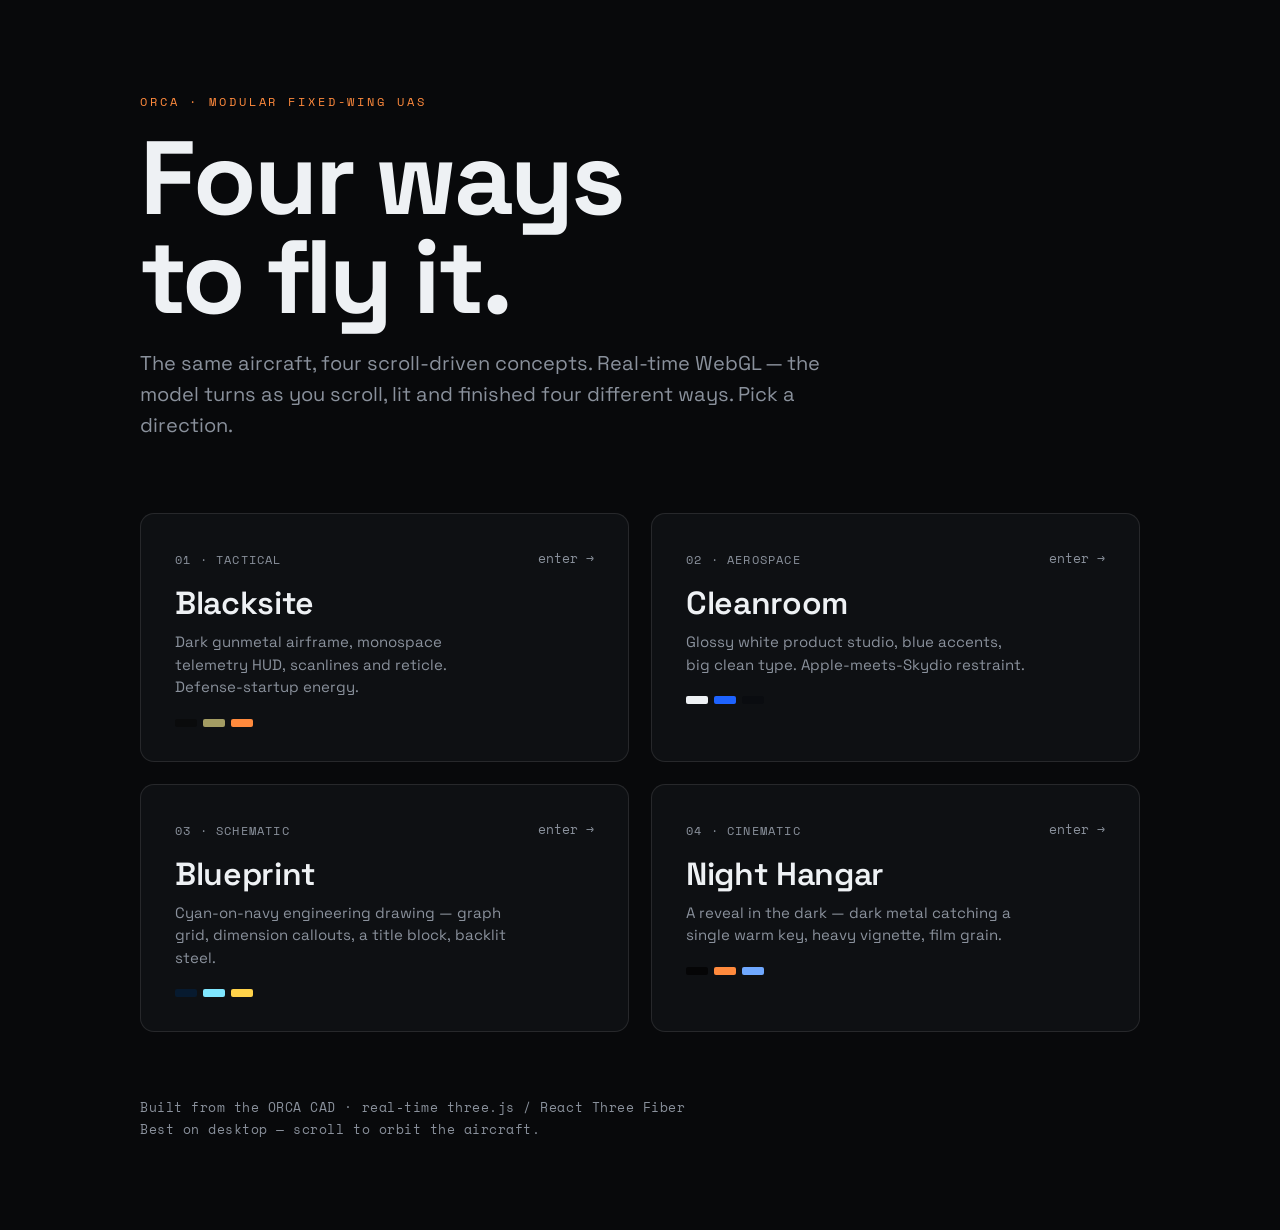
<file: index.html>
<!doctype html>
<html lang="en">
  <head>
    <meta charset="UTF-8" />
    <meta name="viewport" content="width=device-width, initial-scale=1.0" />
    <meta name="theme-color" content="#0a0b0c" />
    <title>ORCA · Scroll Demos</title>
    <meta name="description" content="Four scroll-driven 3D landing-page concepts for the ORCA modular fixed-wing UAS." />
    <link rel="preconnect" href="https://fonts.googleapis.com" />
    <link rel="preconnect" href="https://fonts.gstatic.com" crossorigin />
    <link href="https://fonts.googleapis.com/css2?family=Space+Grotesk:wght@400;500;600;700&family=Space+Mono&display=swap" rel="stylesheet" />
    <style>
      * { margin: 0; padding: 0; box-sizing: border-box; }
      :root { --bg:#08090b; --fg:#eef1f4; --muted:#8a919c; --line:rgba(255,255,255,.1); --accent:#ff8a3d; }
      body { background: var(--bg); color: var(--fg); font-family: 'Space Grotesk', system-ui, sans-serif; -webkit-font-smoothing: antialiased; min-height: 100vh; }
      .wrap { max-width: 1080px; margin: 0 auto; padding: clamp(28px, 7vw, 90px) clamp(22px, 5vw, 40px); }
      header { margin-bottom: clamp(36px, 7vw, 72px); }
      .eyebrow { font-family: 'Space Mono', monospace; font-size: 12px; letter-spacing: .24em; text-transform: uppercase; color: var(--accent); }
      h1 { font-size: clamp(44px, 9vw, 104px); font-weight: 700; letter-spacing: -.03em; line-height: .96; margin: 18px 0 20px; }
      .lede { color: var(--muted); font-size: clamp(16px, 1.6vw, 20px); max-width: 54ch; line-height: 1.55; }
      .grid { display: grid; grid-template-columns: repeat(2, 1fr); gap: clamp(14px, 2vw, 22px); }
      @media (max-width: 720px) { .grid { grid-template-columns: 1fr; } }
      .card { position: relative; display: block; text-decoration: none; color: inherit; border: 1px solid var(--line); border-radius: 14px; padding: clamp(22px, 3vw, 34px); background: #0e1013; transition: transform .35s cubic-bezier(.16,.8,.3,1), border-color .35s, background .35s; overflow: hidden; }
      .card:hover { transform: translateY(-4px); border-color: rgba(255,255,255,.28); background: #121519; }
      .card .num { font-family: 'Space Mono', monospace; font-size: 12px; color: var(--muted); letter-spacing: .1em; }
      .card h2 { font-size: clamp(24px, 3vw, 32px); font-weight: 600; letter-spacing: -.01em; margin: 14px 0 8px; }
      .card p { color: var(--muted); font-size: 15px; line-height: 1.5; max-width: 34ch; }
      .card .swatch { display: flex; gap: 6px; margin-top: 20px; }
      .card .swatch span { width: 22px; height: 8px; border-radius: 2px; }
      .card .go { position: absolute; top: clamp(22px,3vw,34px); right: clamp(22px,3vw,34px); font-family:'Space Mono',monospace; font-size: 13px; color: var(--muted); transition: color .3s, transform .3s; }
      .card:hover .go { color: var(--fg); transform: translateX(3px); }
      footer { margin-top: clamp(36px, 6vw, 64px); color: var(--muted); font-size: 13px; font-family:'Space Mono',monospace; letter-spacing:.04em; line-height: 1.7; }
      footer a { color: var(--muted); }
    </style>
  </head>
  <body>
    <div class="wrap">
      <header>
        <span class="eyebrow">ORCA · Modular Fixed-Wing UAS</span>
        <h1>Four ways<br />to fly it.</h1>
        <p class="lede">The same aircraft, four scroll-driven concepts. Real-time WebGL — the model turns as you scroll, lit and finished four different ways. Pick a direction.</p>
      </header>

      <div class="grid">
        <a class="card" href="./blacksite/">
          <span class="go">enter →</span>
          <span class="num">01 · TACTICAL</span>
          <h2>Blacksite</h2>
          <p>Dark gunmetal airframe, monospace telemetry HUD, scanlines and reticle. Defense-startup energy.</p>
          <span class="swatch"><span style="background:#0a0b0c"></span><span style="background:#a39c63"></span><span style="background:#ff8a3d"></span></span>
        </a>
        <a class="card" href="./cleanroom/">
          <span class="go">enter →</span>
          <span class="num">02 · AEROSPACE</span>
          <h2>Cleanroom</h2>
          <p>Glossy white product studio, blue accents, big clean type. Apple-meets-Skydio restraint.</p>
          <span class="swatch"><span style="background:#eef1f4"></span><span style="background:#1e63ff"></span><span style="background:#0a0c10"></span></span>
        </a>
        <a class="card" href="./blueprint/">
          <span class="go">enter →</span>
          <span class="num">03 · SCHEMATIC</span>
          <h2>Blueprint</h2>
          <p>Cyan-on-navy engineering drawing — graph grid, dimension callouts, a title block, backlit steel.</p>
          <span class="swatch"><span style="background:#071a2f"></span><span style="background:#7fe7ff"></span><span style="background:#ffd24a"></span></span>
        </a>
        <a class="card" href="./hangar/">
          <span class="go">enter →</span>
          <span class="num">04 · CINEMATIC</span>
          <h2>Night Hangar</h2>
          <p>A reveal in the dark — dark metal catching a single warm key, heavy vignette, film grain.</p>
          <span class="swatch"><span style="background:#050506"></span><span style="background:#ff8a3d"></span><span style="background:#6fa8ff"></span></span>
        </a>
      </div>

      <footer>
        Built from the ORCA CAD · real-time three.js / React Three Fiber<br />
        Best on desktop — scroll to orbit the aircraft.
      </footer>
    </div>
  </body>
</html>
</file>
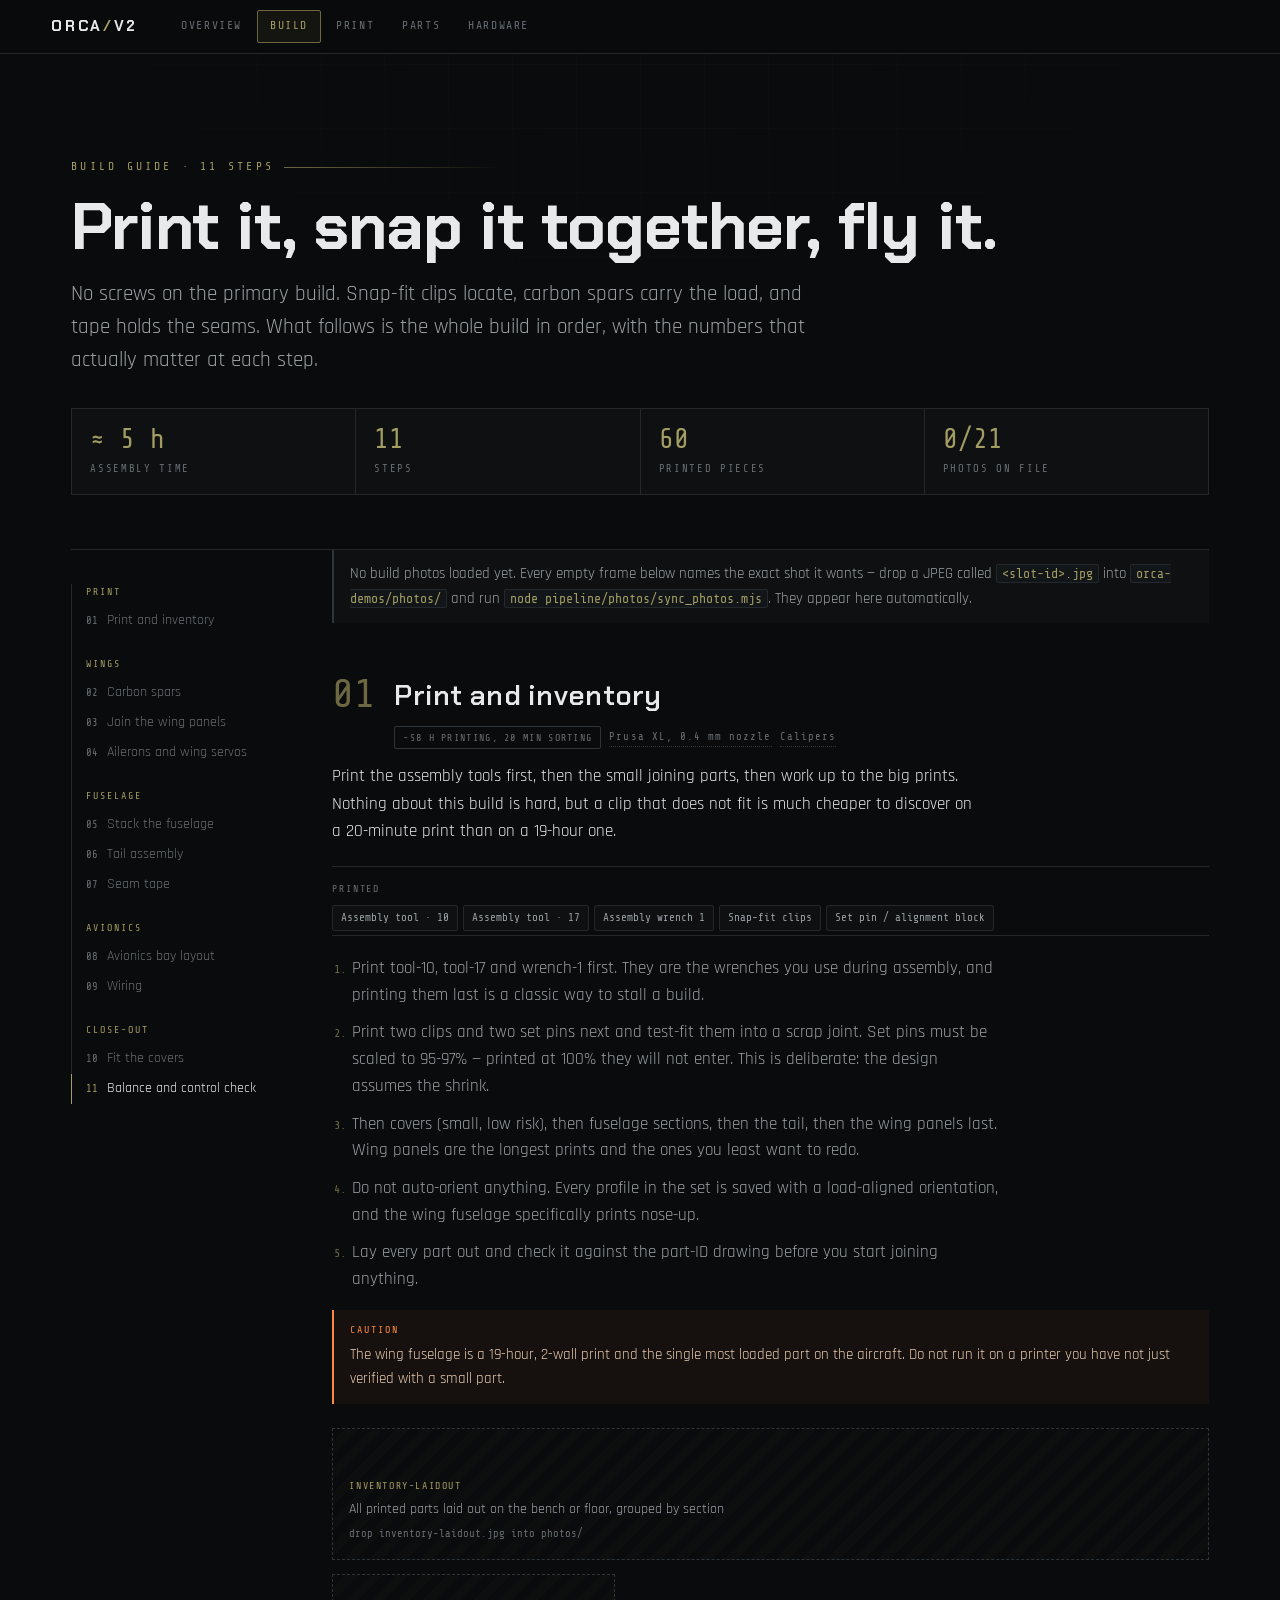
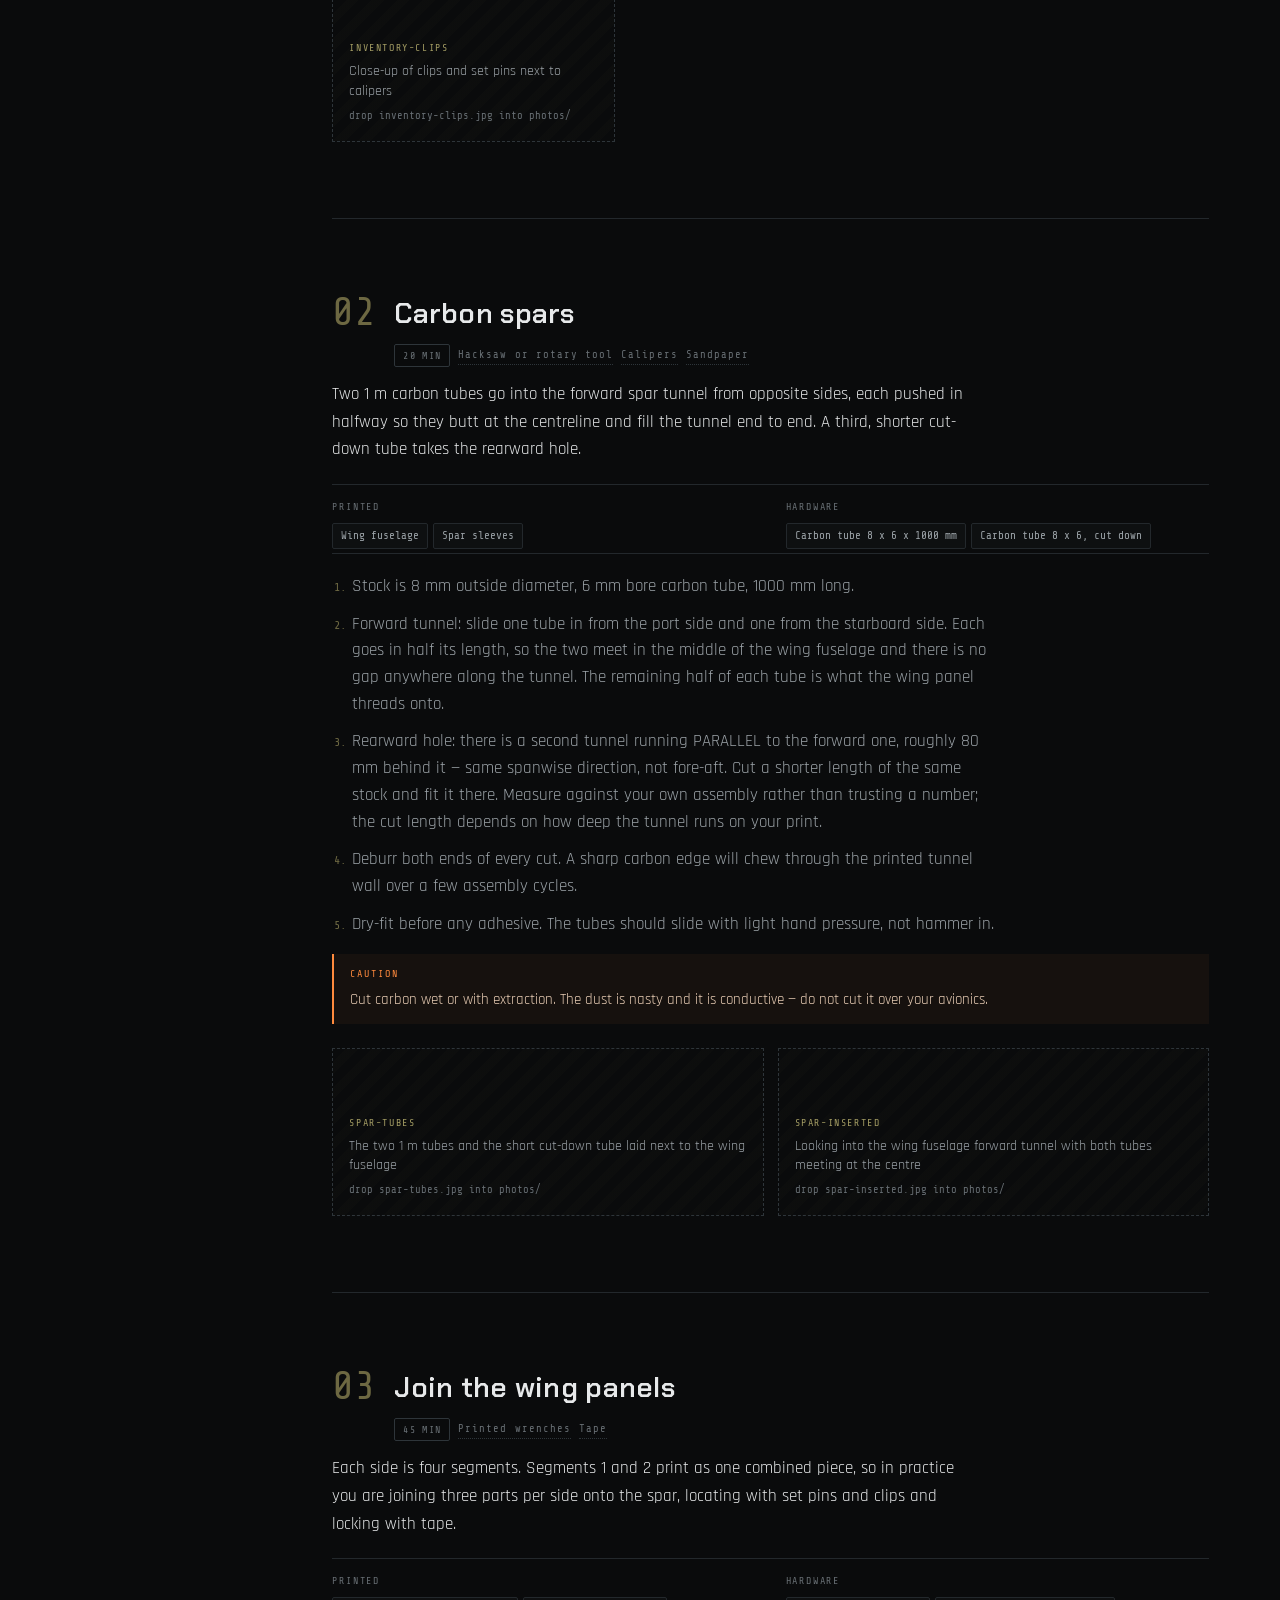
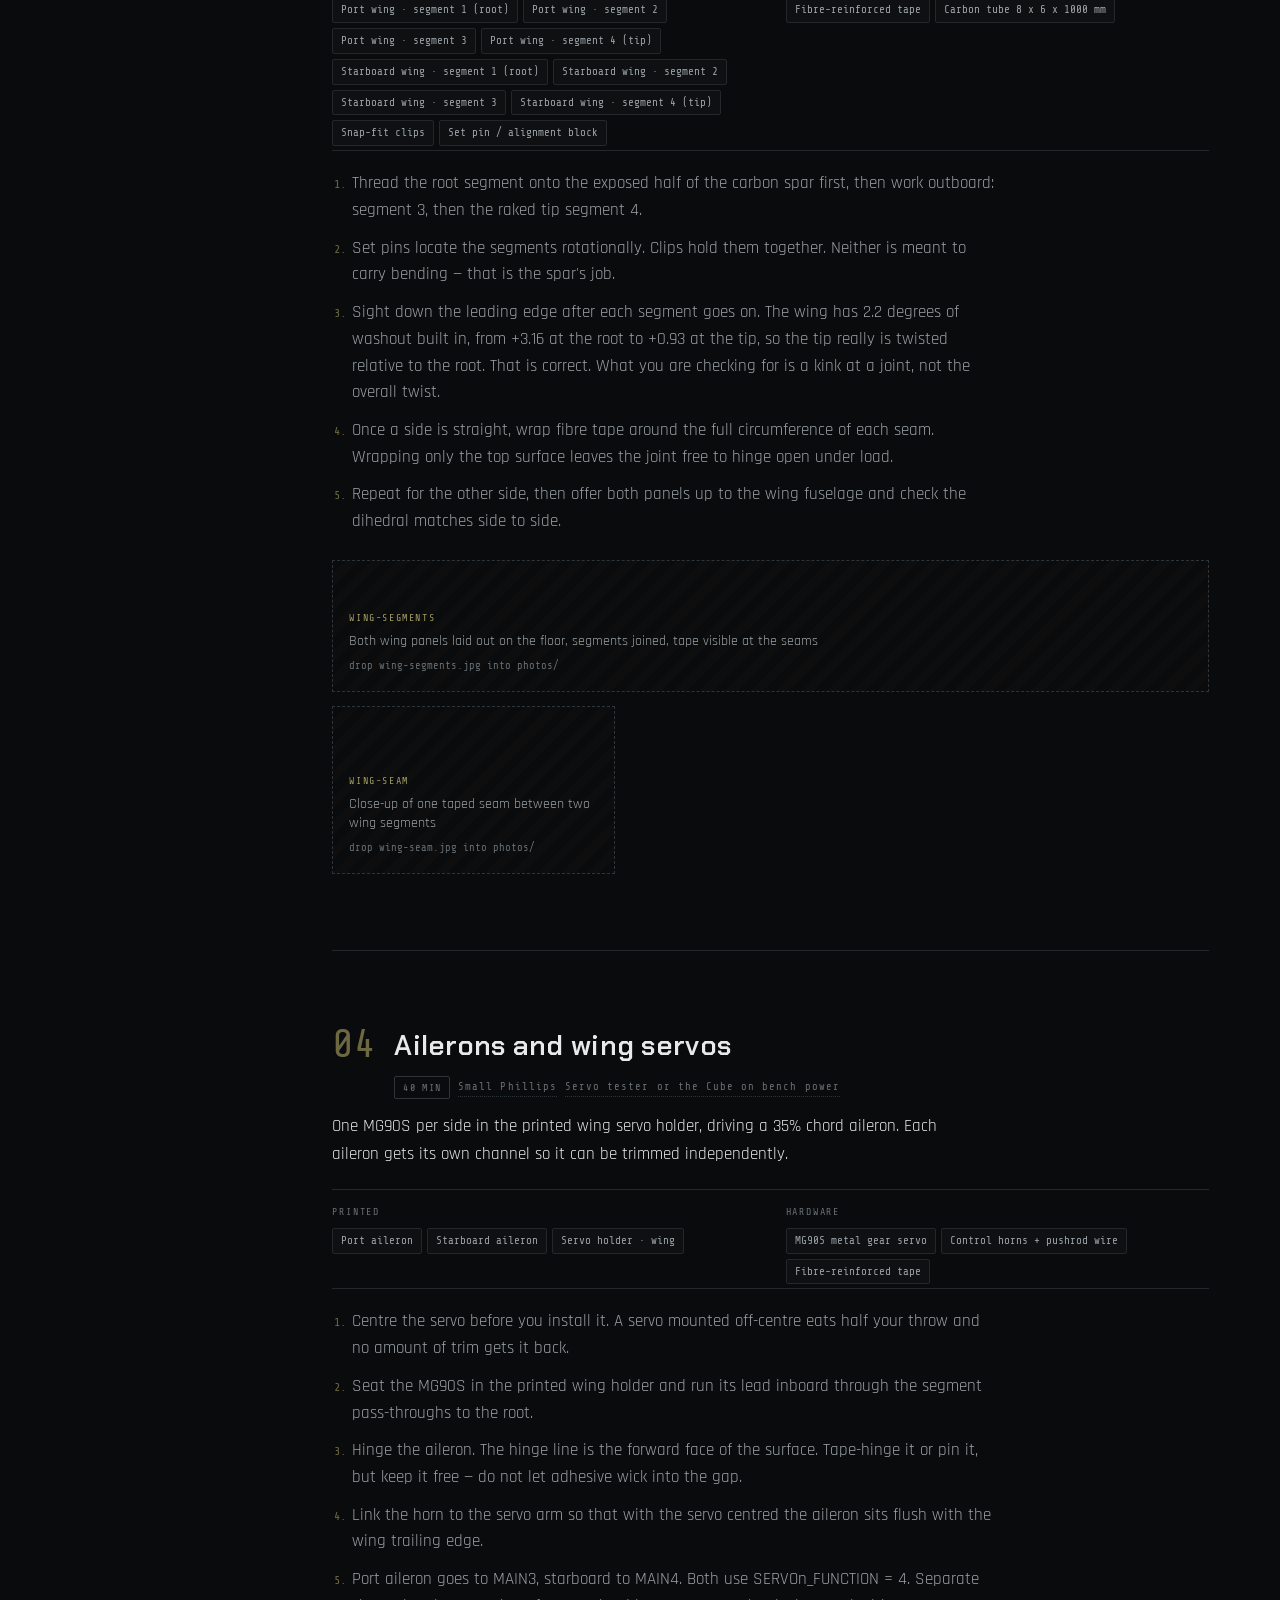
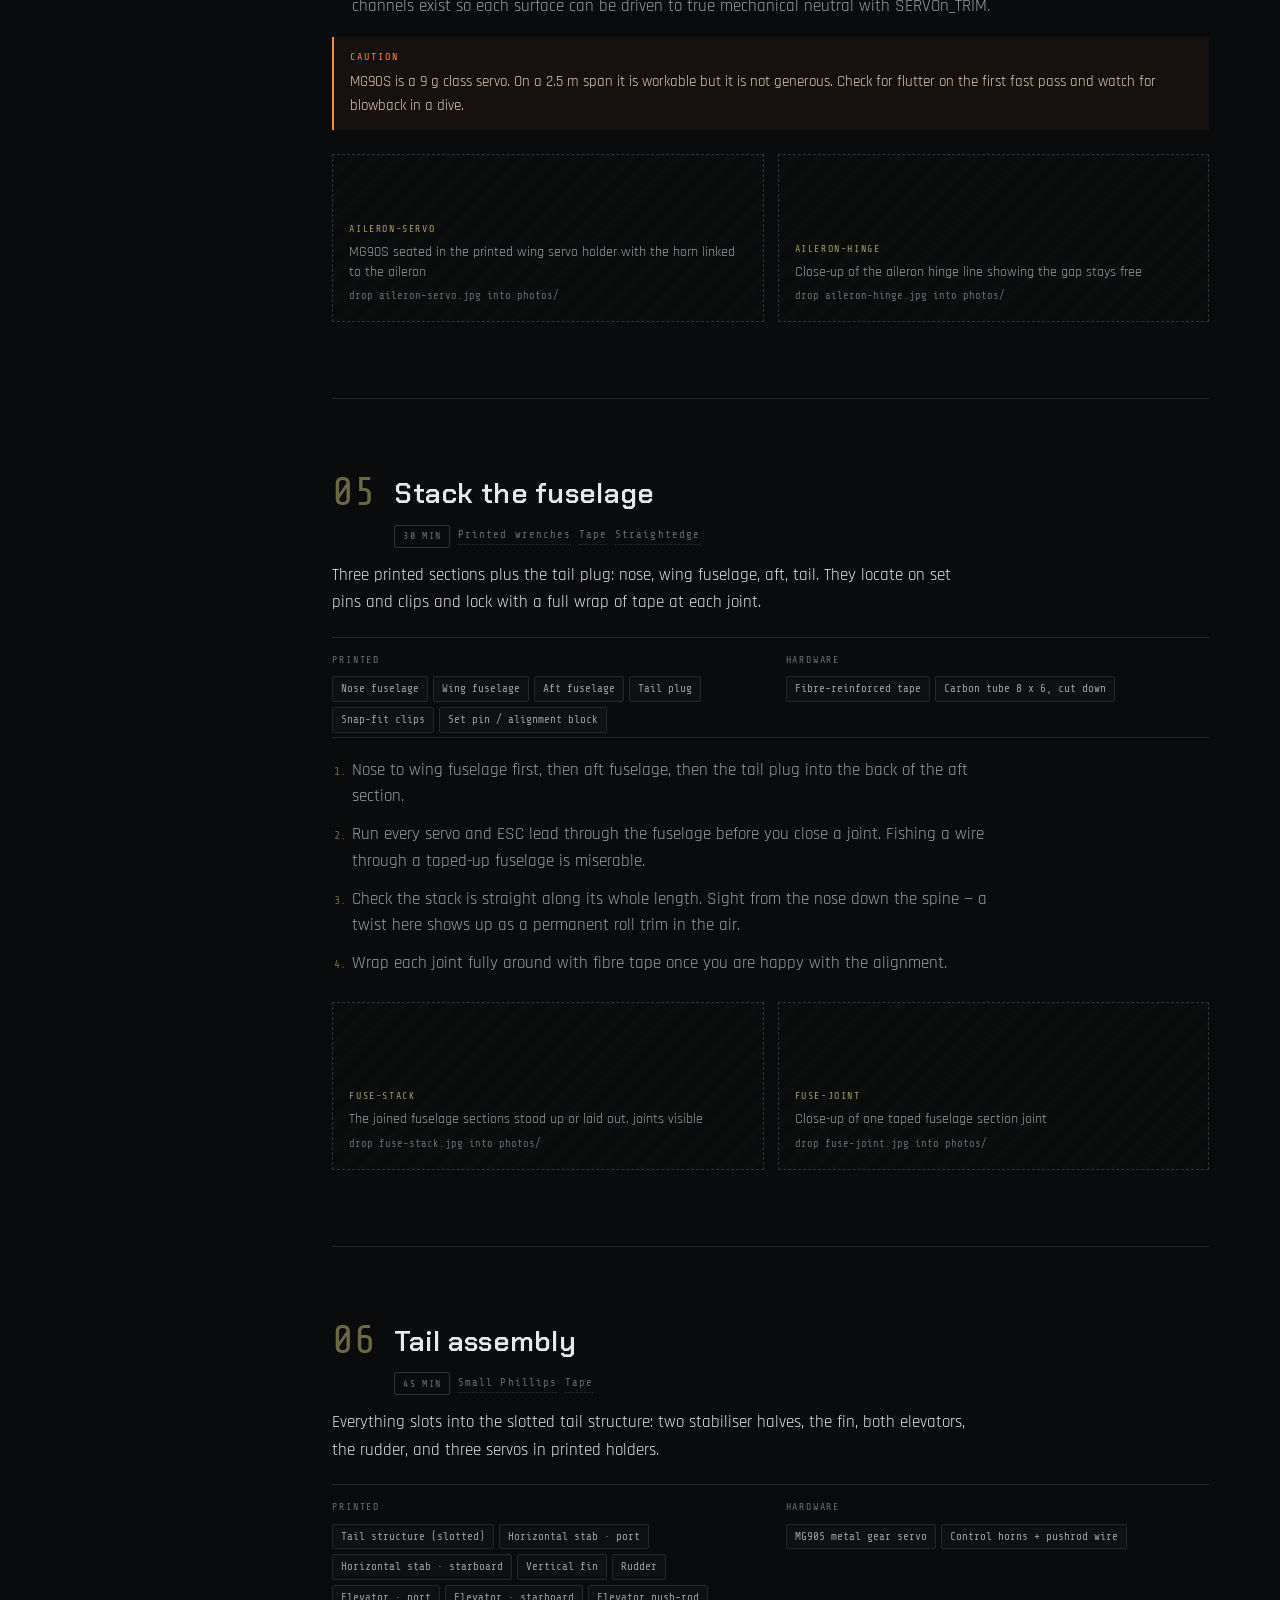
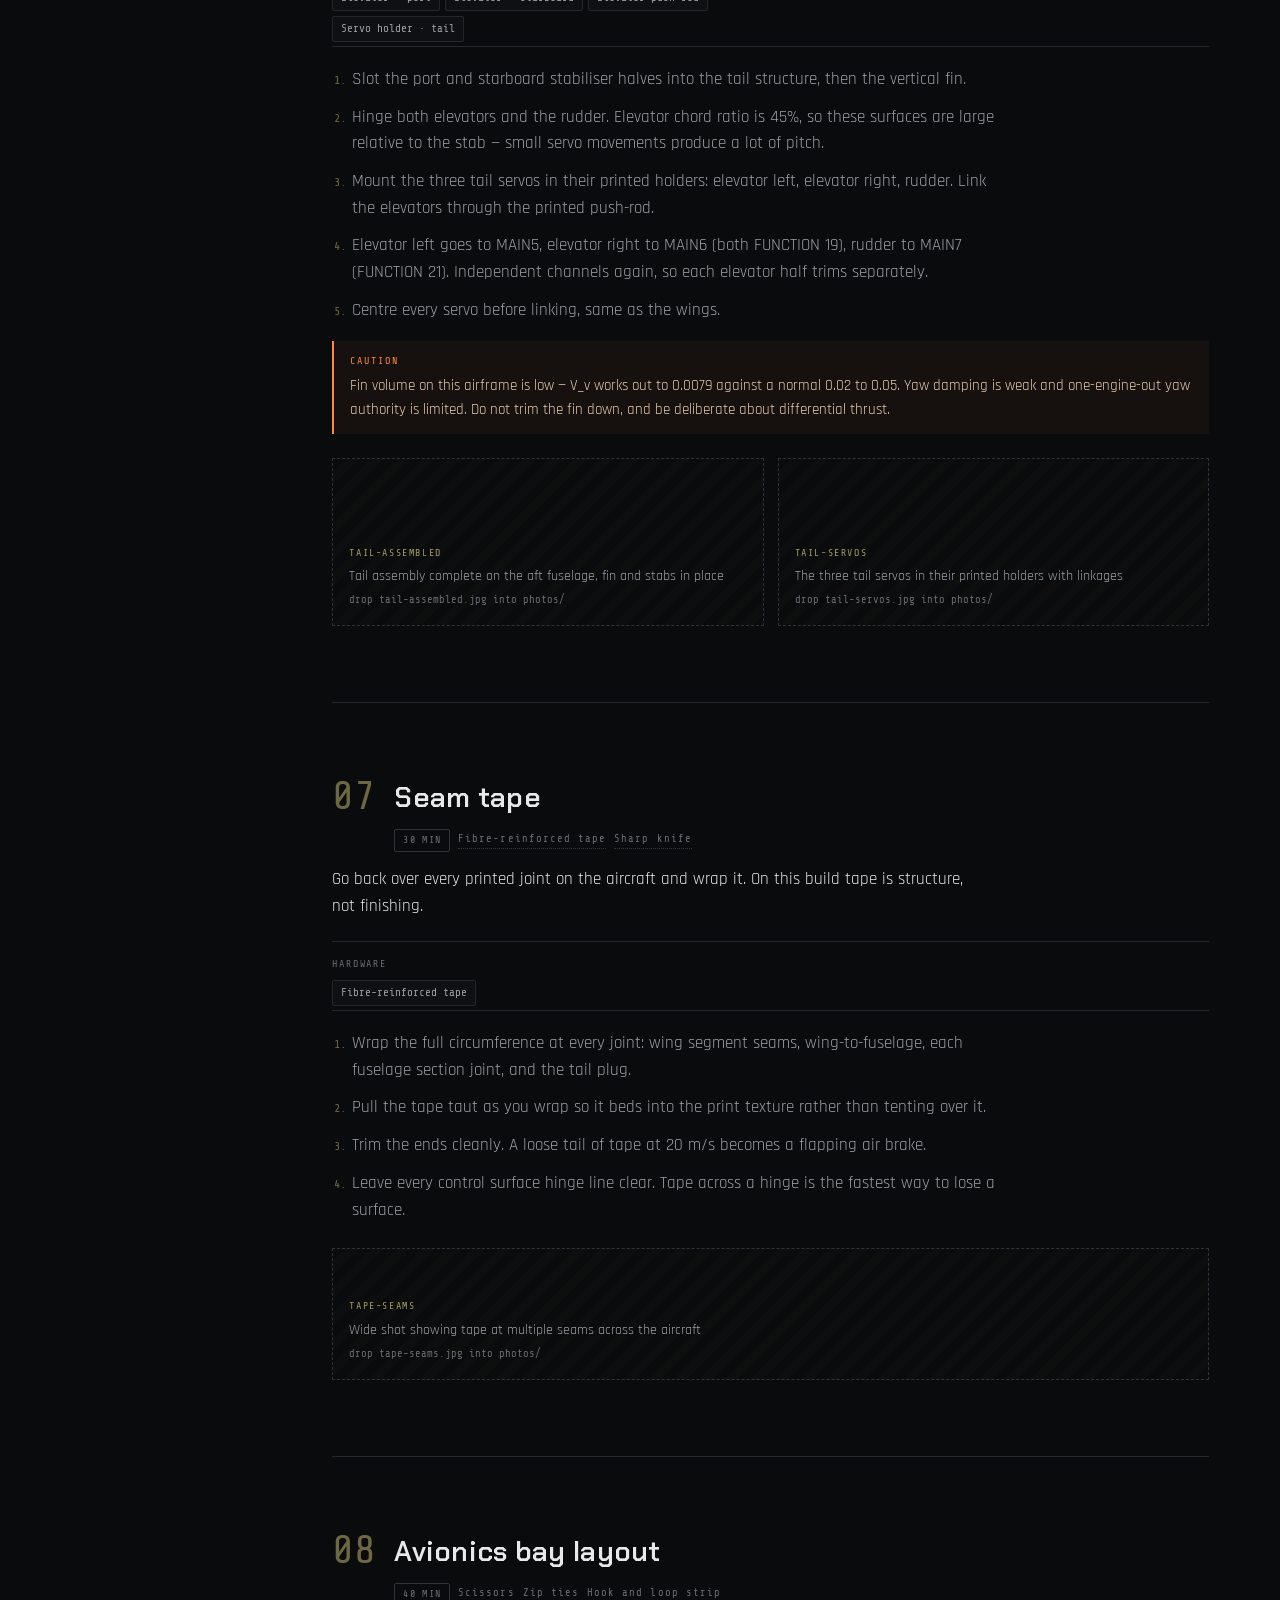
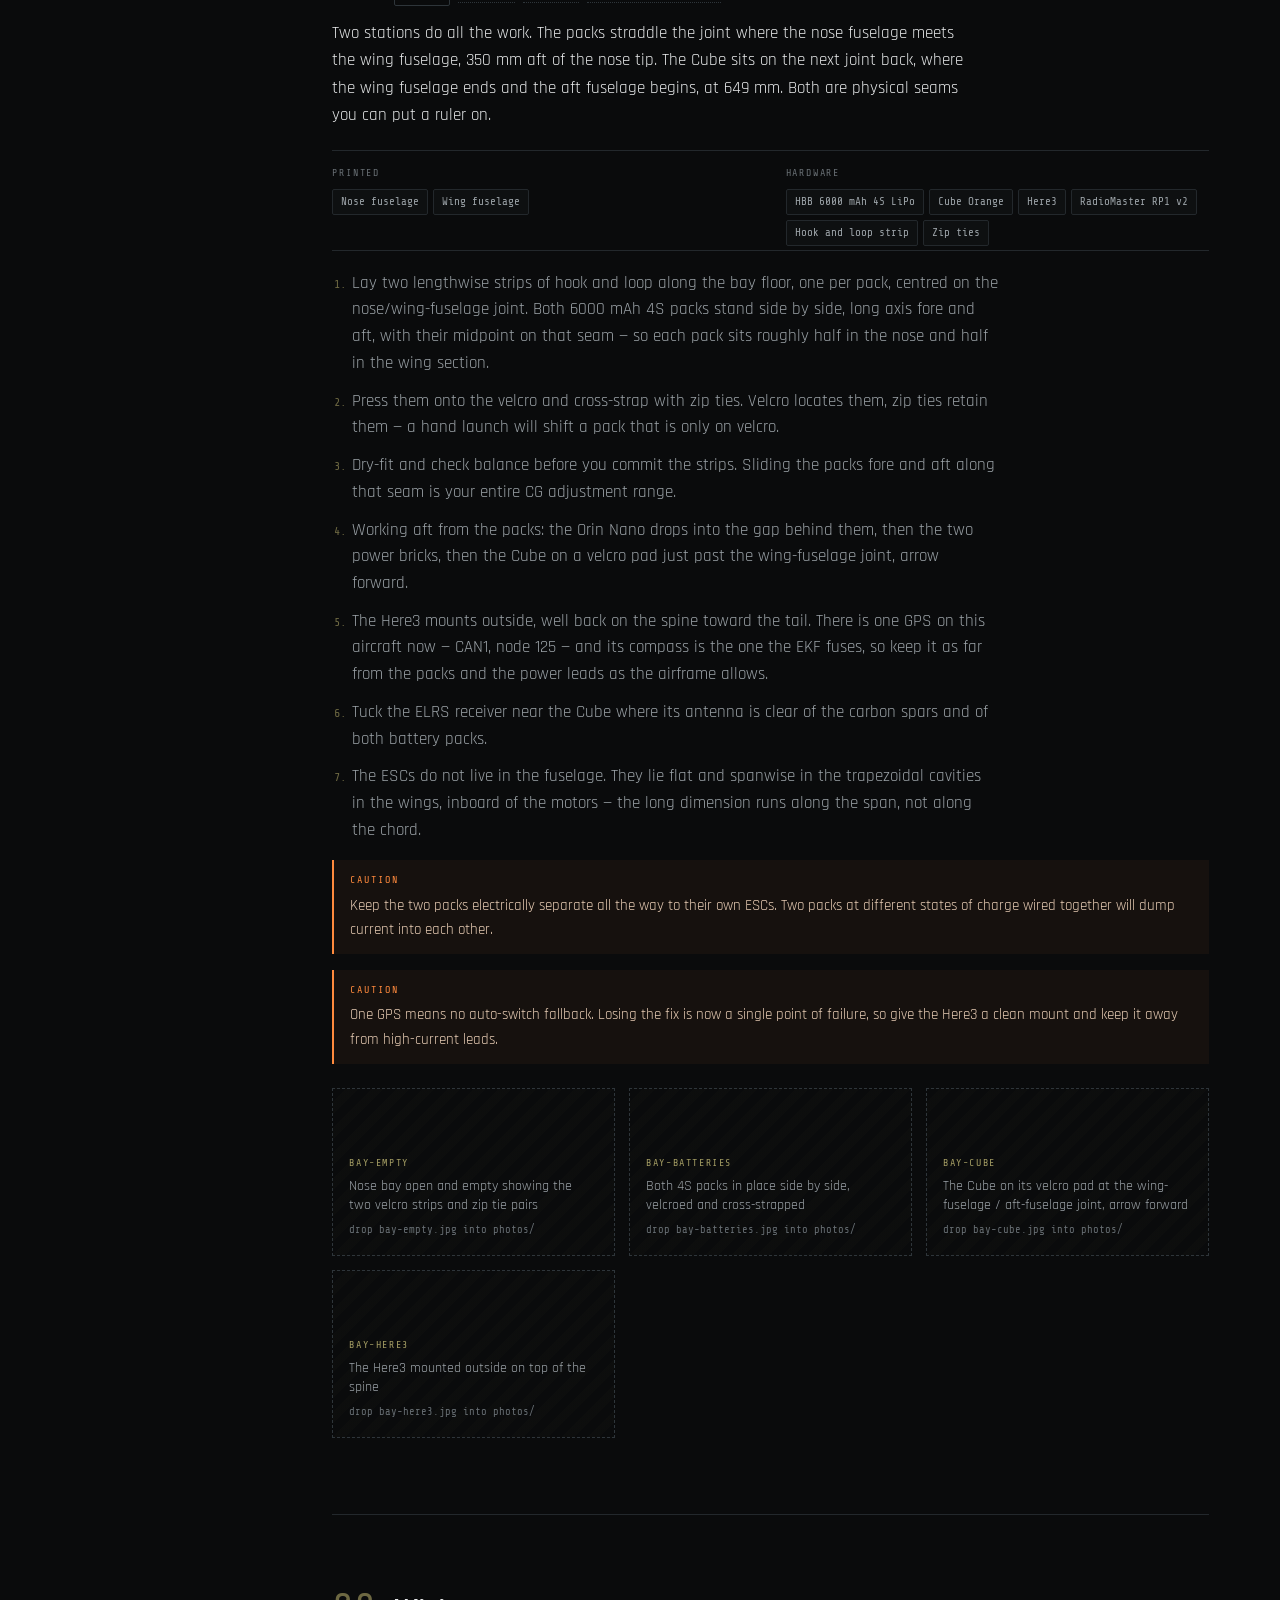
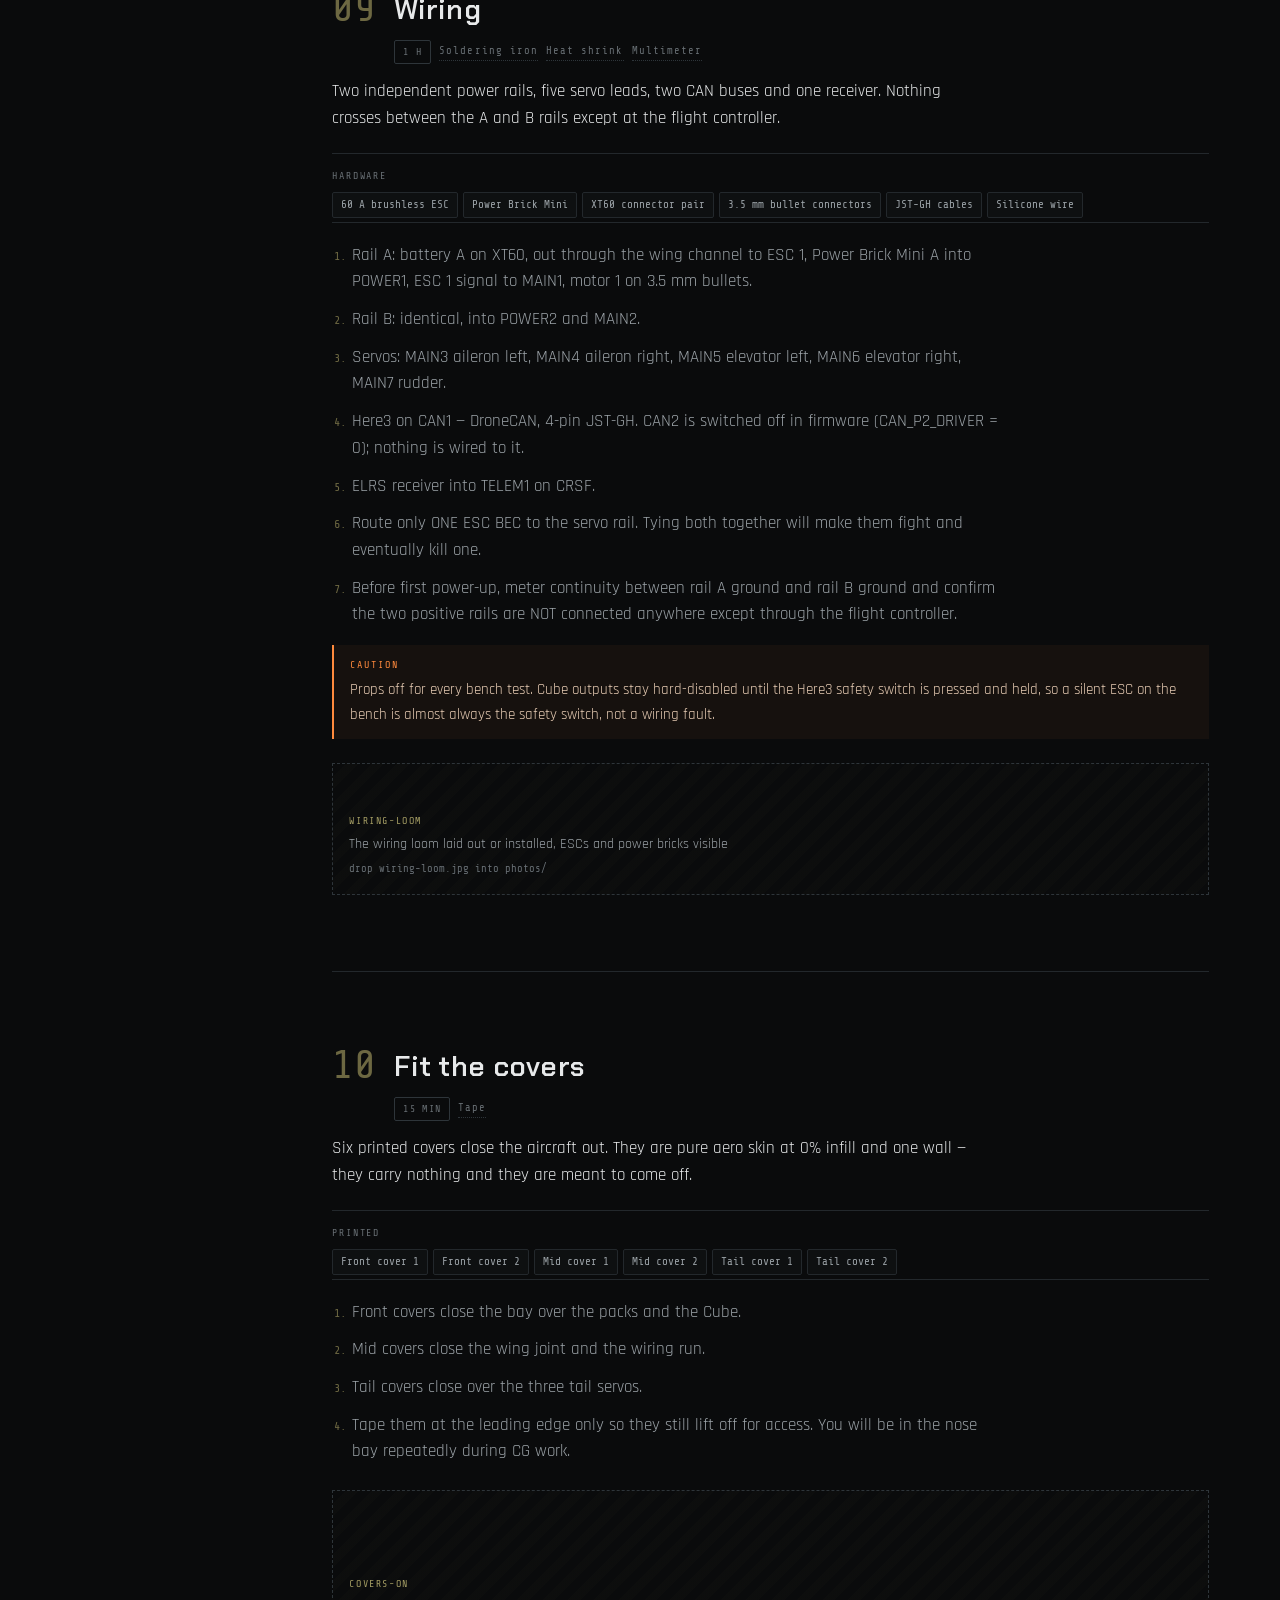
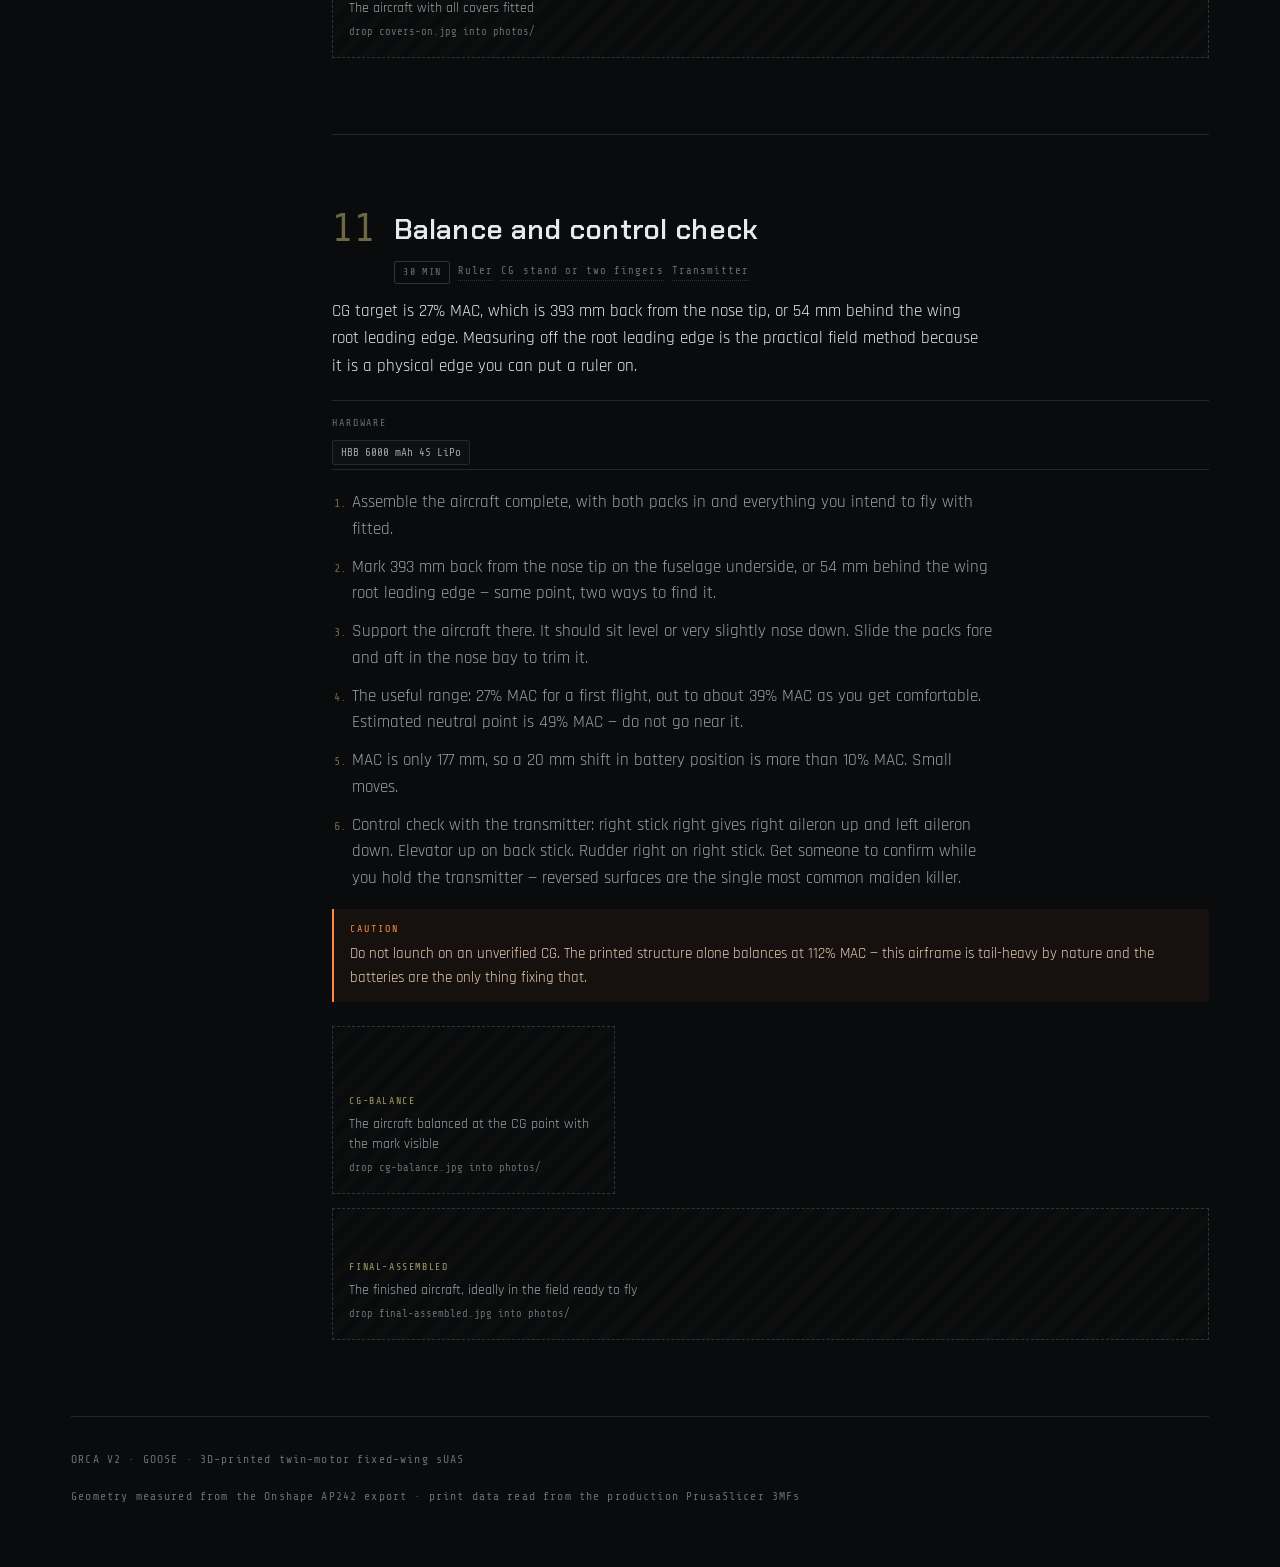
<file: blacksite/assembly/index.html>
<!doctype html>
<html lang="en">
  <head>
    <meta charset="UTF-8" />
    <meta name="viewport" content="width=device-width, initial-scale=1.0" />
    <meta name="theme-color" content="#0a0b0c" />
    <meta name="description" content="Step by step build of the ORCA v2 3D-printed twin-motor fixed wing: spars, wing joins, seam tape, avionics bay and CG." />
    <title>ORCA · Build guide</title>
    <link rel="preconnect" href="https://fonts.googleapis.com" />
    <link rel="preconnect" href="https://fonts.gstatic.com" crossorigin />
    <link href="https://fonts.googleapis.com/css2?family=Chakra+Petch:wght@500;600;700&family=Rajdhani:wght@400;500;600&family=Share+Tech+Mono&display=swap" rel="stylesheet" />
    <script type="module" crossorigin src="../assets/assembly-Dz97PHr9.js"></script>
    <link rel="modulepreload" crossorigin href="../assets/assets-B15OhTDf.js">
    <link rel="modulepreload" crossorigin href="../assets/parts.generated-sNI-OMke.js">
    <link rel="modulepreload" crossorigin href="../assets/hardware-Pp1P4Cha.js">
    <link rel="stylesheet" crossorigin href="../assets/parts-C-_10tWZ.css">
  </head>
  <body>
    <div id="root"></div>
  </body>
</html>
</file>
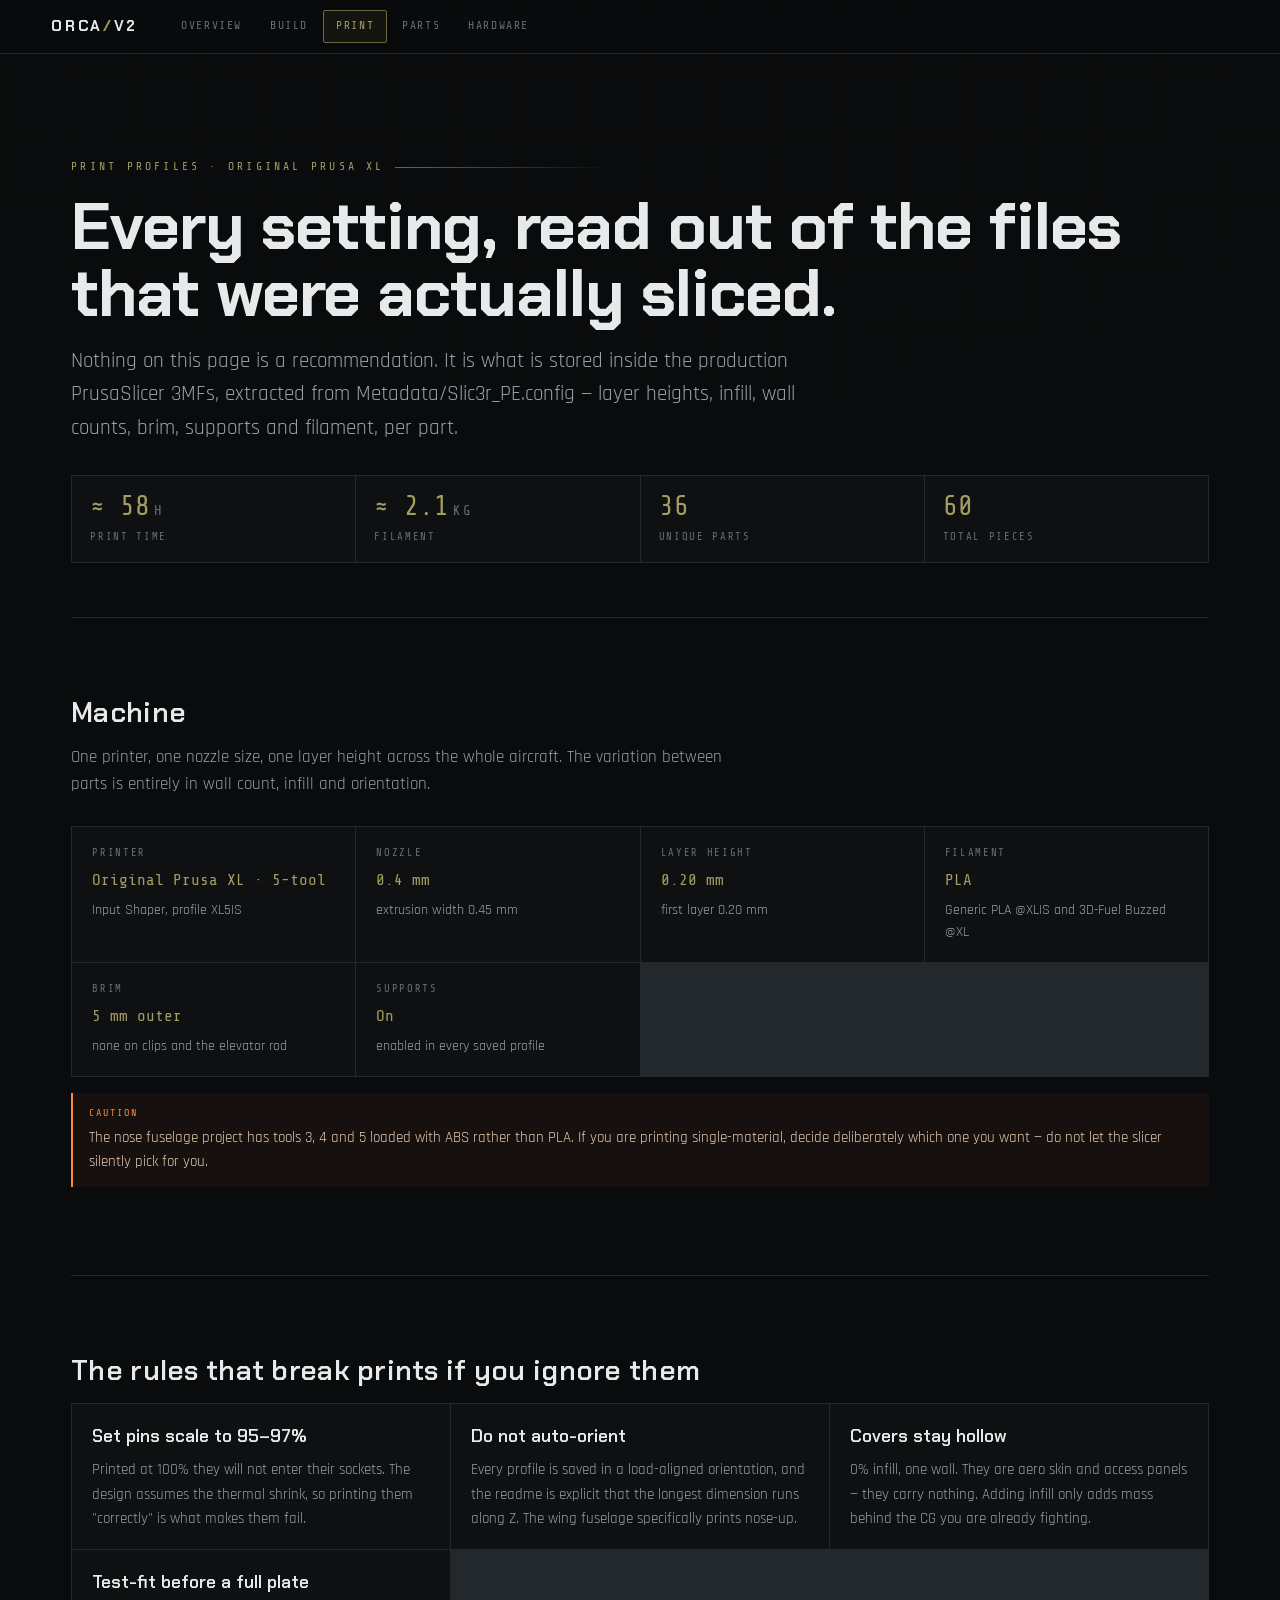
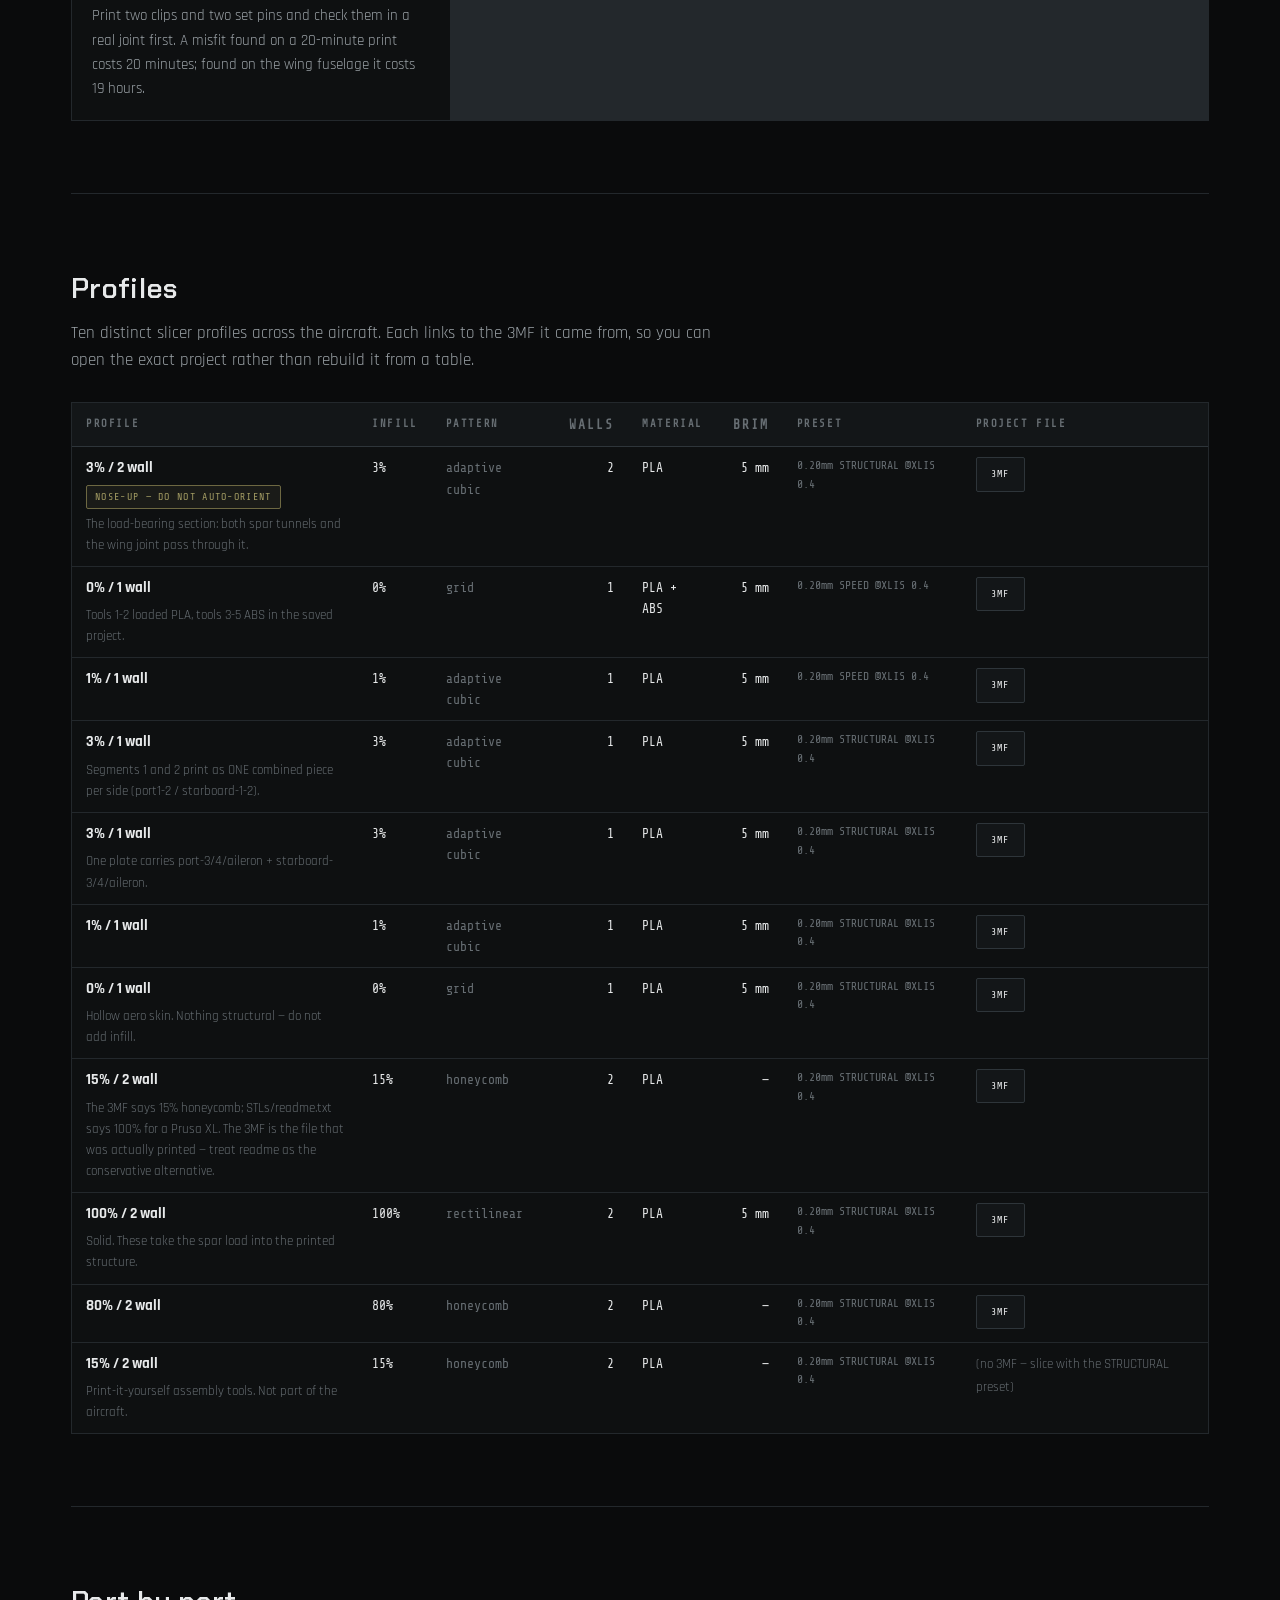
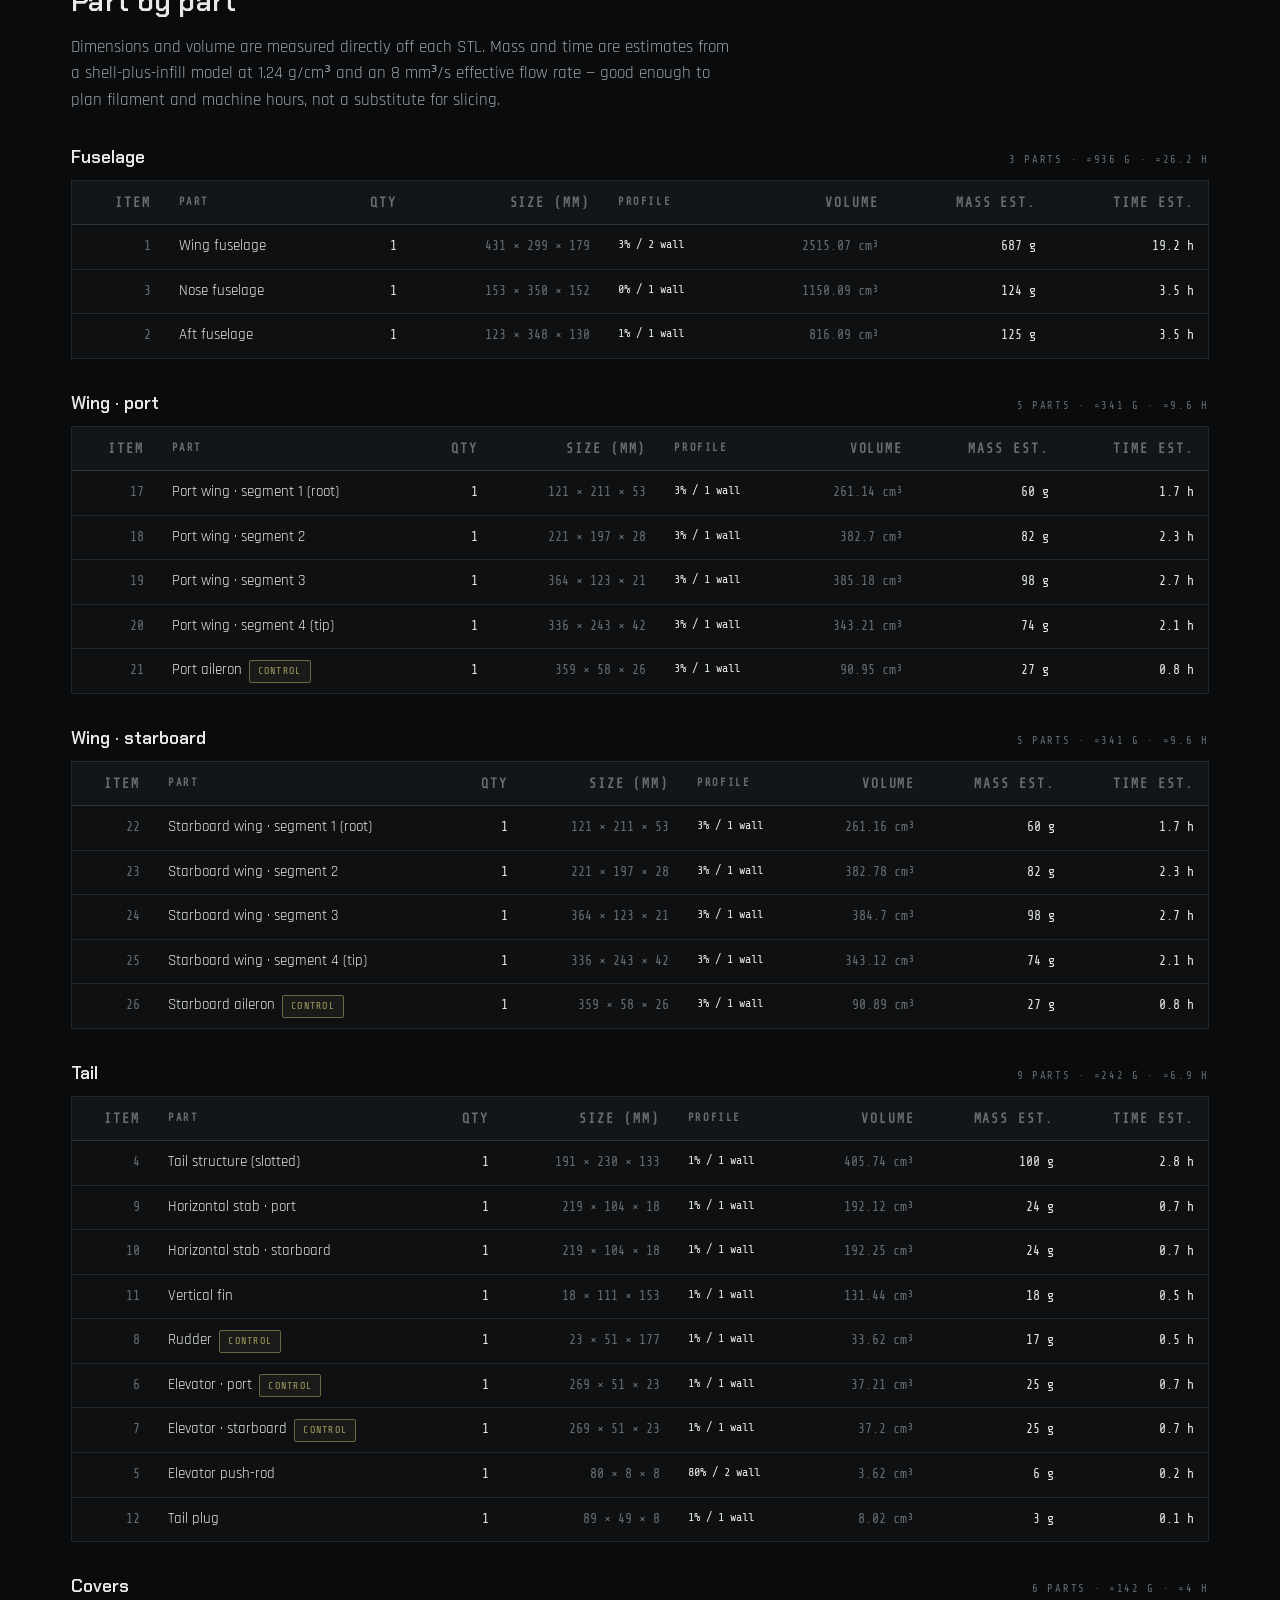
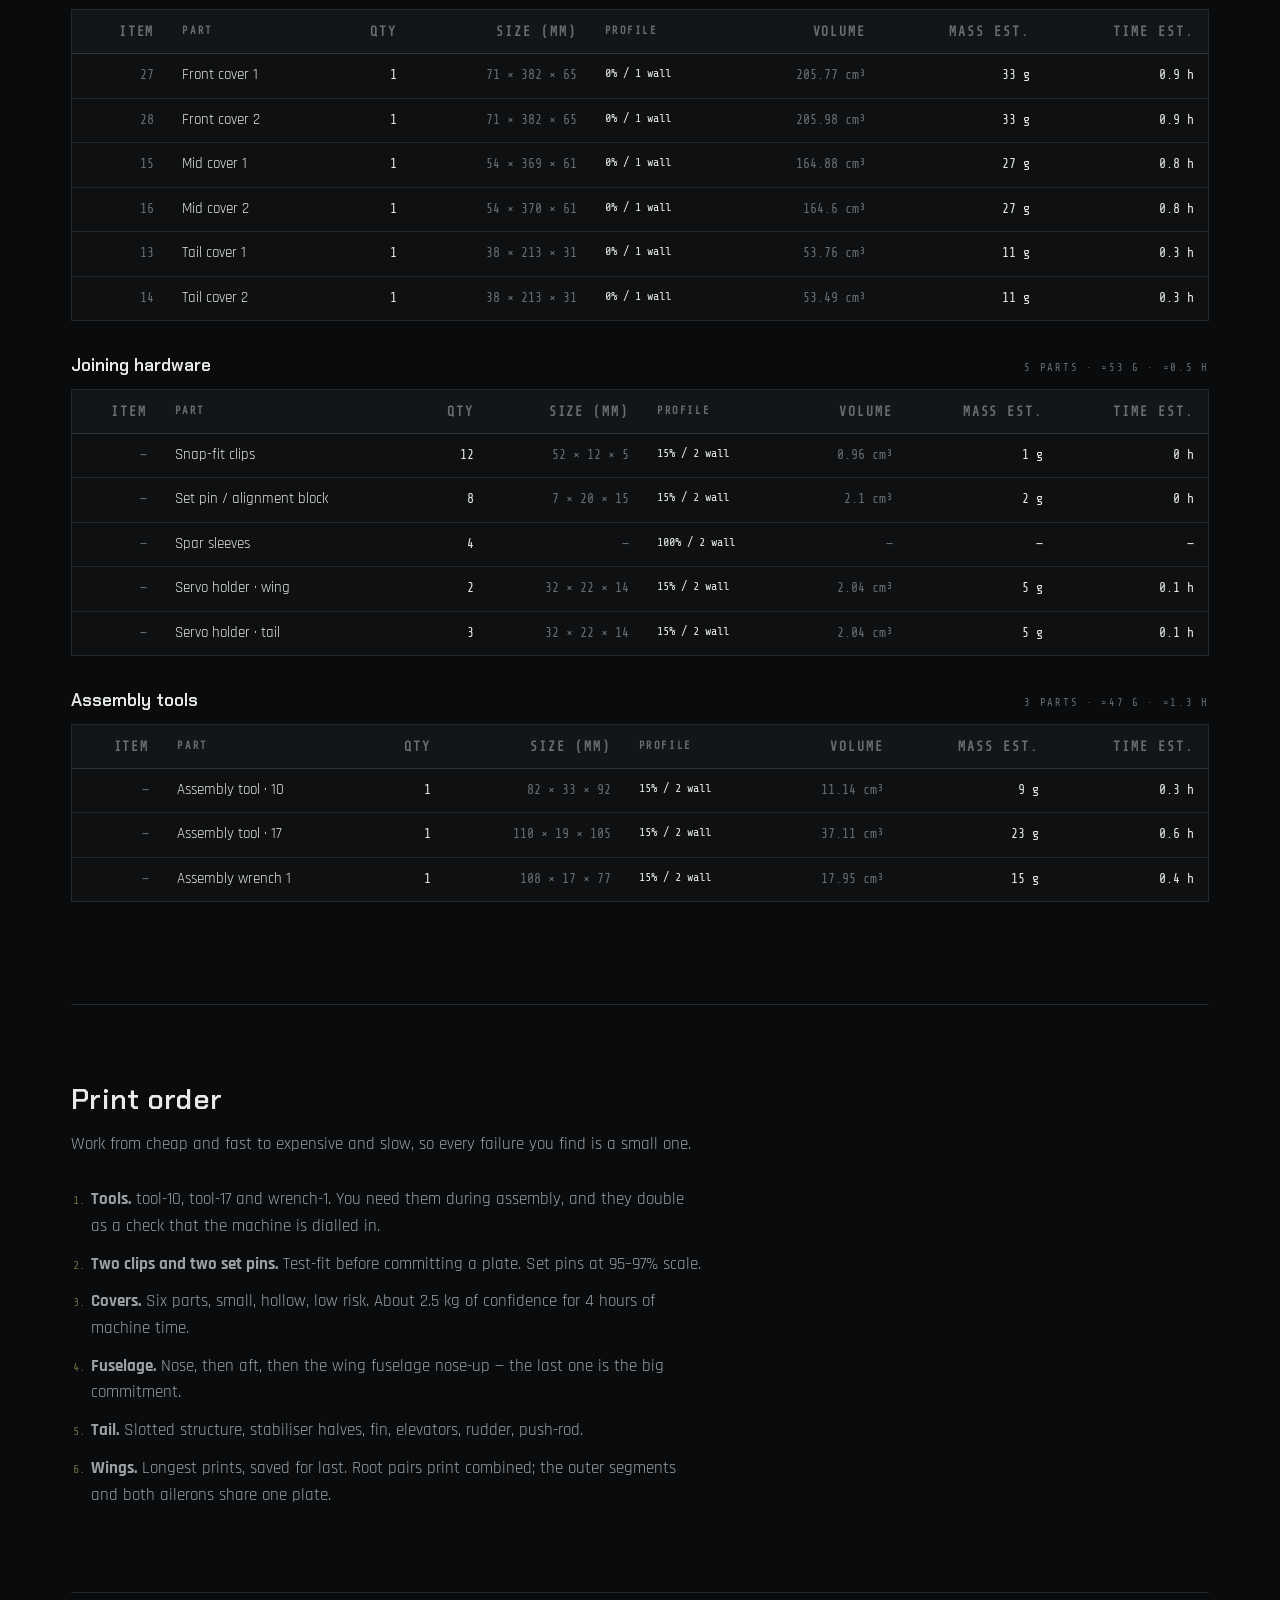
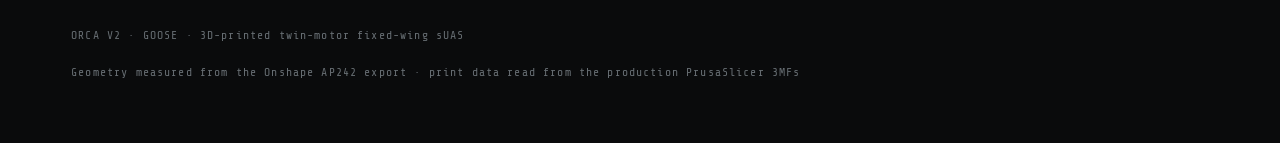
<file: blacksite/print/index.html>
<!doctype html>
<html lang="en">
  <head>
    <meta charset="UTF-8" />
    <meta name="viewport" content="width=device-width, initial-scale=1.0" />
    <meta name="theme-color" content="#0a0b0c" />
    <meta name="description" content="Every PrusaSlicer setting for the ORCA v2 airframe, read out of the production 3MF project files." />
    <title>ORCA · Print profiles</title>
    <link rel="preconnect" href="https://fonts.googleapis.com" />
    <link rel="preconnect" href="https://fonts.gstatic.com" crossorigin />
    <link href="https://fonts.googleapis.com/css2?family=Chakra+Petch:wght@500;600;700&family=Rajdhani:wght@400;500;600&family=Share+Tech+Mono&display=swap" rel="stylesheet" />
    <script type="module" crossorigin src="../assets/print-CO9-b01n.js"></script>
    <link rel="modulepreload" crossorigin href="../assets/assets-B15OhTDf.js">
    <link rel="modulepreload" crossorigin href="../assets/parts.generated-sNI-OMke.js">
    <link rel="stylesheet" crossorigin href="../assets/parts-C-_10tWZ.css">
  </head>
  <body>
    <div id="root"></div>
  </body>
</html>
</file>
<file: blacksite/assets/parts-C-_10tWZ.css>
:root{--bg: #0a0b0c;--bg-1: #0e1011;--bg-2: #131618;--bg-3: #191d20;--line: #23282c;--line-2: #2e353a;--ink: #e7e9ea;--ink-2: #9aa1a6;--ink-3: #676e73;--accent: #a39c63;--accent-dim: #6d6842;--warn: #ff8a3d;--ok: #5fcf80;--bad: #e05c5c;--mono: "Share Tech Mono", ui-monospace, SFMono-Regular, Menlo, monospace;--disp: "Chakra Petch", system-ui, sans-serif;--body: "Rajdhani", system-ui, sans-serif;--pad: clamp(18px, 4vw, 56px);--maxw: 1240px}*{box-sizing:border-box}html{scroll-behavior:smooth}body{margin:0;background:var(--bg);color:var(--ink);font-family:var(--body);font-size:16.5px;line-height:1.62;-webkit-font-smoothing:antialiased;text-rendering:optimizeLegibility}body:before{content:"";position:fixed;inset:0;pointer-events:none;z-index:0;background-image:linear-gradient(rgba(163,156,99,.028) 1px,transparent 1px),linear-gradient(90deg,rgba(163,156,99,.028) 1px,transparent 1px);background-size:64px 64px;mask-image:radial-gradient(ellipse 80% 60% at 50% 0%,#000 20%,transparent 78%)}a{color:inherit}.nav{position:sticky;top:0;z-index:50;display:flex;align-items:center;gap:4px;padding:0 var(--pad);height:54px;background:#0a0b0cdb;backdrop-filter:blur(14px);border-bottom:1px solid var(--line)}.nav-brand{font-family:var(--disp);font-weight:700;letter-spacing:.18em;font-size:15px;text-decoration:none;margin-right:26px;white-space:nowrap}.nav-brand span{color:var(--accent)}.nav-links{display:flex;gap:2px;overflow-x:auto;scrollbar-width:none}.nav-links::-webkit-scrollbar{display:none}.nav-link{font-family:var(--mono);font-size:11.5px;letter-spacing:.14em;text-transform:uppercase;color:var(--ink-3);text-decoration:none;padding:6px 12px;border:1px solid transparent;border-radius:2px;white-space:nowrap;transition:color .16s,border-color .16s,background .16s}.nav-link:hover{color:var(--ink);background:var(--bg-2)}.nav-link[aria-current=page]{color:var(--accent);border-color:var(--accent-dim);background:#a39c6312}.wrap{position:relative;z-index:1;max-width:var(--maxw);margin:0 auto;padding:0 var(--pad)}.hero{padding:clamp(52px,9vw,104px) 0 clamp(30px,5vw,54px);border-bottom:1px solid var(--line)}.kicker{font-family:var(--mono);font-size:11.5px;letter-spacing:.28em;text-transform:uppercase;color:var(--accent);margin:0 0 16px;display:flex;align-items:center;gap:10px}.kicker:after{content:"";flex:1;height:1px;background:linear-gradient(90deg,var(--accent-dim),transparent);max-width:220px}h1{font-family:var(--disp);font-weight:700;font-size:clamp(34px,6.2vw,66px);line-height:1.02;letter-spacing:-.015em;margin:0 0 18px}.lede{font-size:clamp(17px,2vw,20.5px);color:var(--ink-2);max-width:68ch;margin:0}section{padding:clamp(38px,6vw,72px) 0;border-bottom:1px solid var(--line)}section:last-of-type{border-bottom:0}h2{font-family:var(--disp);font-weight:600;font-size:clamp(21px,2.6vw,28px);letter-spacing:.01em;margin:0 0 10px}h3{font-family:var(--disp);font-weight:600;font-size:17.5px;margin:0 0 8px}.sec-note{color:var(--ink-2);max-width:74ch;margin:0 0 28px}.stats{display:grid;grid-template-columns:repeat(auto-fit,minmax(146px,1fr));gap:1px;background:var(--line);border:1px solid var(--line);margin:30px 0 0}.stat{background:var(--bg-1);padding:16px 18px}.stat-v{font-family:var(--mono);font-size:clamp(20px,2.6vw,27px);color:var(--accent);line-height:1.1}.stat-v small{font-size:.52em;color:var(--ink-3);margin-left:4px;letter-spacing:.1em}.stat-k{font-family:var(--mono);font-size:10.5px;letter-spacing:.16em;text-transform:uppercase;color:var(--ink-3);margin-top:7px}.table-scroll{overflow-x:auto;border:1px solid var(--line);background:var(--bg-1)}table{width:100%;border-collapse:collapse;font-size:14.5px;min-width:560px}thead th{font-family:var(--mono);font-size:10.5px;letter-spacing:.15em;text-transform:uppercase;color:var(--ink-3);text-align:left;padding:11px 14px;border-bottom:1px solid var(--line-2);background:var(--bg-2);white-space:nowrap;position:sticky;top:0}tbody td{padding:10px 14px;border-bottom:1px solid var(--line);vertical-align:top}tbody tr:last-child td{border-bottom:0}tbody tr:hover td{background:#a39c6309}td.num,th.num{text-align:right;font-family:var(--mono);font-size:13px;white-space:nowrap}td.mono{font-family:var(--mono);font-size:13px}.dim{color:var(--ink-3)}.pill{display:inline-block;font-family:var(--mono);font-size:10px;letter-spacing:.13em;text-transform:uppercase;padding:2.5px 8px;border-radius:2px;border:1px solid;white-space:nowrap}.pill.confirmed{color:var(--ok);border-color:#5fcf8059;background:#5fcf8014}.pill.designed{color:var(--warn);border-color:#ff8a3d59;background:#ff8a3d14}.pill.open{color:var(--bad);border-color:#e05c5c59;background:#e05c5c14}.pill.ghost{color:var(--ink-3);border-color:var(--line-2)}.pill.accent{color:var(--accent);border-color:var(--accent-dim);background:#a39c6314}.note,.warn{border-left:2px solid var(--line-2);padding:12px 16px;margin:16px 0;background:var(--bg-1);font-size:15px;color:var(--ink-2)}.warn{border-left-color:var(--warn);background:#ff8a3d0d;color:#e8cdb5}.warn:before{content:"CAUTION";display:block;font-family:var(--mono);font-size:10px;letter-spacing:.2em;color:var(--warn);margin-bottom:5px}.cards{display:grid;gap:1px;background:var(--line);border:1px solid var(--line)}.cards.c2{grid-template-columns:repeat(auto-fit,minmax(300px,1fr))}.cards.c3{grid-template-columns:repeat(auto-fit,minmax(238px,1fr))}.card{background:var(--bg-1);padding:18px 20px}.card p{margin:0;color:var(--ink-2);font-size:15px}.foot{border-top:1px solid var(--line);padding:34px 0 60px;font-family:var(--mono);font-size:11.5px;letter-spacing:.1em;color:var(--ink-3);display:flex;flex-wrap:wrap;gap:18px 30px;justify-content:space-between}.foot a{color:var(--ink-2);text-decoration:none;border-bottom:1px solid var(--line-2)}.foot a:hover{color:var(--accent)}.btn{display:inline-flex;align-items:center;gap:8px;font-family:var(--mono);font-size:11.5px;letter-spacing:.14em;text-transform:uppercase;color:var(--ink);text-decoration:none;padding:8px 14px;border:1px solid var(--line-2);border-radius:2px;background:var(--bg-2);cursor:pointer;transition:border-color .16s,color .16s,background .16s}.btn:hover{border-color:var(--accent-dim);color:var(--accent);background:#a39c6312}.btn[disabled]{opacity:.4;pointer-events:none}.loading{font-family:var(--mono);font-size:11.5px;letter-spacing:.18em;color:var(--ink-3);text-transform:uppercase}@media(max-width:640px){body{font-size:16px}.nav-brand{margin-right:12px;font-size:13px}}.build-layout{display:grid;grid-template-columns:210px minmax(0,1fr);gap:clamp(24px,4vw,56px);align-items:start}.build-rail{position:sticky;top:54px;padding-top:34px}.rail-inner{border-left:1px solid var(--line)}.rail-phase{margin-bottom:20px}.rail-phase-t{font-family:var(--mono);font-size:10px;letter-spacing:.2em;text-transform:uppercase;color:var(--accent);padding:0 0 6px 14px}.rail-step{display:flex;gap:9px;align-items:baseline;font-size:13.5px;color:var(--ink-3);text-decoration:none;padding:4px 0 4px 14px;margin-left:-1px;border-left:1px solid transparent;transition:color .16s,border-color .16s}.rail-step:hover{color:var(--ink-2)}.rail-step.on{color:var(--ink);border-left-color:var(--accent)}.rail-n{font-family:var(--mono);font-size:10.5px;color:var(--ink-3)}.rail-step.on .rail-n{color:var(--accent)}.build-main>section:first-of-type{padding-top:34px}.step{scroll-margin-top:70px}.step-head{display:flex;gap:18px;align-items:flex-start;margin-bottom:14px}.step-n{font-family:var(--mono);font-size:clamp(26px,4vw,40px);line-height:1;color:var(--accent-dim);padding-top:2px}.step-head h2{margin-bottom:8px}.step-meta{display:flex;flex-wrap:wrap;gap:8px;align-items:center}.step-tool{font-family:var(--mono);font-size:10.5px;letter-spacing:.1em;color:var(--ink-3);border-bottom:1px dotted var(--line-2)}.step-sum{font-size:17px;color:var(--ink);max-width:72ch;margin:0 0 20px}.step-bom{display:grid;grid-template-columns:repeat(auto-fit,minmax(260px,1fr));gap:16px 30px;padding:14px 0 4px;border-top:1px solid var(--line);border-bottom:1px solid var(--line);margin-bottom:20px}.step-bom-t{font-family:var(--mono);font-size:10px;letter-spacing:.18em;text-transform:uppercase;color:var(--ink-3);margin-bottom:8px}.chips{display:flex;flex-wrap:wrap;gap:5px}.chip{font-family:var(--mono);font-size:11px;color:var(--ink-2);text-decoration:none;padding:3px 8px;border:1px solid var(--line);border-radius:2px;background:var(--bg-1);transition:border-color .16s,color .16s}.chip:hover{border-color:var(--accent-dim);color:var(--accent)}.step-body{margin:0 0 4px;padding-left:20px;max-width:74ch}.step-body li{margin-bottom:11px;color:var(--ink-2)}.step-body li::marker{color:var(--accent-dim);font-family:var(--mono);font-size:12px}code{font-family:var(--mono);font-size:.88em;background:var(--bg-2);border:1px solid var(--line);padding:1px 5px;border-radius:2px;color:var(--accent)}.photo-row{display:grid;grid-template-columns:repeat(auto-fit,minmax(255px,1fr));gap:14px;margin:24px 0 4px}.photo{margin:0}.photo.wide{grid-column:1 / -1}.photo-btn{display:block;width:100%;padding:0;border:1px solid var(--line);background:var(--bg-1);cursor:zoom-in;overflow:hidden}.photo-btn img{width:100%;height:100%;object-fit:cover;display:block}.photo-btn:hover{border-color:var(--accent-dim)}.photo figcaption{font-size:13.5px;color:var(--ink-3);margin-top:7px;line-height:1.45}.photo.empty .photo-frame{border:1px dashed var(--line-2);background:repeating-linear-gradient(135deg,transparent 0 9px,rgba(163,156,99,.022) 9px 18px);min-height:168px;padding:16px;display:flex;flex-direction:column;justify-content:flex-end;gap:6px}.photo.empty.wide .photo-frame{min-height:132px}.photo-slotid{font-family:var(--mono);font-size:10px;letter-spacing:.16em;text-transform:uppercase;color:var(--accent)}.photo-shot{font-size:14px;color:var(--ink-2);line-height:1.4}.photo-hint{font-family:var(--mono);font-size:10.5px;color:var(--ink-3)}.lightbox{position:fixed;inset:0;z-index:200;background:#060708f0;display:flex;flex-direction:column;align-items:center;justify-content:center;gap:14px;padding:4vh 4vw;cursor:zoom-out;backdrop-filter:blur(6px)}.lightbox img{max-width:100%;max-height:84vh;object-fit:contain;border:1px solid var(--line-2)}.lightbox p{font-size:14px;color:var(--ink-2);margin:0;text-align:center}.viewer-layout{display:grid;grid-template-columns:minmax(0,1fr) 330px;gap:1px;background:var(--line);border:1px solid var(--line)}.viewer-canvas{position:relative;background:#0c0e10;min-height:460px;height:clamp(460px,58vh,640px)}.viewer-canvas canvas{display:block}.viewer-hud{position:absolute;left:14px;bottom:12px;font-family:var(--mono);font-size:10.5px;letter-spacing:.13em;color:var(--ink-3);text-transform:uppercase;pointer-events:none}.viewer-title{position:absolute;left:14px;top:12px;font-family:var(--disp);font-size:17px;font-weight:600;color:var(--ink);pointer-events:none}.viewer-title small{display:block;font-family:var(--mono);font-size:10px;letter-spacing:.18em;color:var(--accent);text-transform:uppercase;margin-bottom:3px;font-weight:400}.viewer-side{background:var(--bg-1);padding:18px;overflow-y:auto;max-height:clamp(460px,58vh,640px)}.viewer-side h3{margin-bottom:4px}.viewer-role{font-size:14.5px;color:var(--ink-2);margin:8px 0 16px}.spec-rows{border-top:1px solid var(--line);margin-bottom:16px}.spec-row{display:flex;justify-content:space-between;gap:12px;padding:7px 0;border-bottom:1px solid var(--line);font-size:13.5px}.spec-row dt{font-family:var(--mono);font-size:10.5px;letter-spacing:.13em;text-transform:uppercase;color:var(--ink-3);margin:0}.spec-row dd{margin:0;font-family:var(--mono);font-size:13px;text-align:right;color:var(--ink)}.dl-row{display:flex;flex-wrap:wrap;gap:7px;margin-bottom:14px}.part-groups{display:flex;flex-wrap:wrap;gap:6px;margin:0 0 18px}.gbtn{font-family:var(--mono);font-size:10.5px;letter-spacing:.14em;text-transform:uppercase;padding:6px 12px;border:1px solid var(--line-2);background:var(--bg-1);color:var(--ink-3);cursor:pointer;border-radius:2px;transition:color .16s,border-color .16s,background .16s}.gbtn:hover{color:var(--ink)}.gbtn.on{color:var(--accent);border-color:var(--accent-dim);background:#a39c6314}.part-grid{display:grid;grid-template-columns:repeat(auto-fill,minmax(196px,1fr));gap:1px;background:var(--line);border:1px solid var(--line)}.part-cell{background:var(--bg-1);border:0;text-align:left;padding:13px 14px;cursor:pointer;color:inherit;font:inherit;display:flex;flex-direction:column;gap:5px;transition:background .16s}.part-cell:hover{background:var(--bg-3)}.part-cell.on{background:#a39c631a;box-shadow:inset 2px 0 0 var(--accent)}.part-cell-top{display:flex;justify-content:space-between;align-items:baseline;gap:8px}.part-item{font-family:var(--mono);font-size:10.5px;color:var(--accent)}.part-qty{font-family:var(--mono);font-size:10.5px;color:var(--ink-3)}.part-name{font-size:14.5px;line-height:1.3}.part-dims{font-family:var(--mono);font-size:10.5px;color:var(--ink-3)}.bay-legend{display:flex;flex-wrap:wrap;gap:6px;margin-top:14px}.legend-btn{display:inline-flex;align-items:center;gap:7px;font-family:var(--mono);font-size:10.5px;letter-spacing:.1em;text-transform:uppercase;padding:5px 10px;border:1px solid var(--line);background:var(--bg-1);color:var(--ink-3);cursor:pointer;border-radius:2px}.legend-btn:hover{color:var(--ink)}.legend-btn.on{color:var(--ink);border-color:var(--accent-dim)}.legend-sw{width:9px;height:9px;border-radius:1px;flex:none}.hw-item{scroll-margin-top:70px}@media(max-width:1000px){.viewer-layout{grid-template-columns:1fr}.viewer-side{max-height:none}}@media(max-width:860px){.build-layout{grid-template-columns:1fr}.build-rail{display:none}.build-main>section:first-of-type{padding-top:20px}}
</file>
